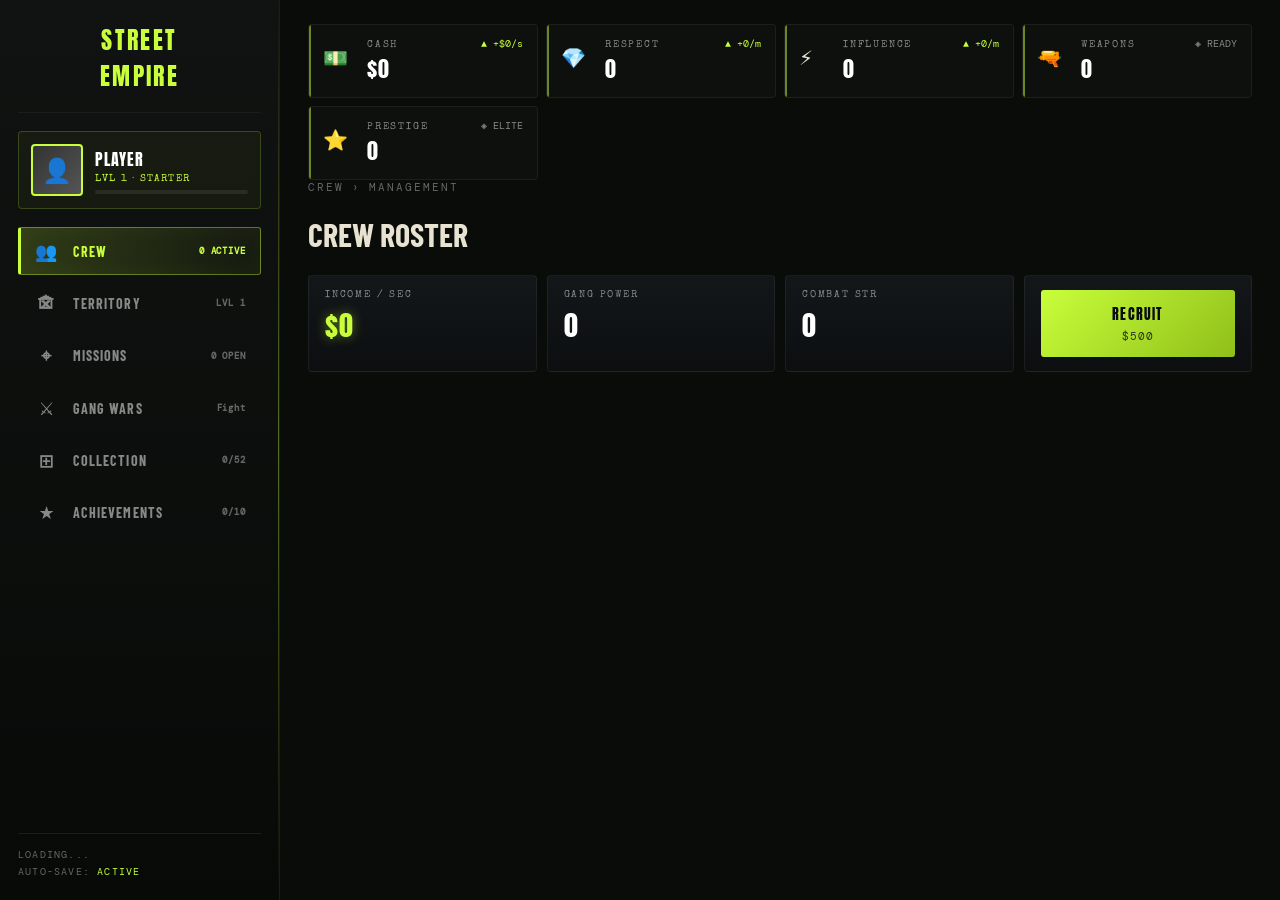
<file: index.html>
<!DOCTYPE html>
<html lang="de">
<head>
    <meta charset="UTF-8">
    <meta name="viewport" content="width=device-width, initial-scale=1.0">
    <title>Street Empire — Gang Management</title>
    <link rel="stylesheet" href="brand.css">
    <link rel="stylesheet" href="v2.css">
    <link rel="stylesheet" href="game-overlay.css">
</head>
<body>
    <!-- GTA V Style Container -->
    <div class="v2-root">
        <!-- Sidebar Navigation -->
        <aside class="v2-sidebar">
            <div class="v2-logo-wrap">
                <div style="font-family: var(--font-display); font-size: 24px; color: var(--se-acid); letter-spacing: 0.1em;">
                    STREET<br>EMPIRE
                </div>
            </div>

            <!-- Player Card -->
            <div class="v2-player-card">
                <div style="width: 48px; height: 48px; background: linear-gradient(135deg, #333 0%, #555 100%); border-radius: 4px; display: flex; align-items: center; justify-content: center; font-size: 1.5em; border: 2px solid var(--se-acid);">
                    👤
                </div>
                <div>
                    <div class="v2-player-name">PLAYER</div>
                    <div class="v2-player-rank">LVL <span id="player-level">1</span> · <span id="territory-status">STARTER</span></div>
                    <div class="v2-mini-xp"><div id="xp-bar" style="width: 0%"></div></div>
                </div>
            </div>

            <!-- Navigation -->
            <nav class="v2-nav">
                <button class="v2-nav-item is-active" data-tab="crew">
                    <span class="v2-nav-icon">👥</span>
                    <span class="v2-nav-label">CREW</span>
                    <span class="v2-nav-note" id="nav-crew-count">0 ACTIVE</span>
                </button>
                <button class="v2-nav-item" data-tab="territory">
                    <span class="v2-nav-icon">🏚</span>
                    <span class="v2-nav-label">TERRITORY</span>
                    <span class="v2-nav-note">LVL <span id="nav-territory-lvl">1</span></span>
                </button>
                <button class="v2-nav-item" data-tab="missions">
                    <span class="v2-nav-icon">⌖</span>
                    <span class="v2-nav-label">MISSIONS</span>
                    <span class="v2-nav-note" id="nav-missions-count">0 OPEN</span>
                </button>
                <button class="v2-nav-item" data-tab="wars">
                    <span class="v2-nav-icon">⚔</span>
                    <span class="v2-nav-label">GANG WARS</span>
                    <span class="v2-nav-note">Fight</span>
                </button>
                <button class="v2-nav-item" data-tab="collection">
                    <span class="v2-nav-icon">⊞</span>
                    <span class="v2-nav-label">COLLECTION</span>
                    <span class="v2-nav-note" id="nav-collection-count">0/52</span>
                </button>
                <button class="v2-nav-item" data-tab="achievements">
                    <span class="v2-nav-icon">★</span>
                    <span class="v2-nav-label">ACHIEVEMENTS</span>
                    <span class="v2-nav-note" id="nav-achievements-count">0/10</span>
                </button>
            </nav>

            <!-- Footer -->
            <div class="v2-sidebar-footer">
                <div class="v2-clock">
                    <div id="game-time">LOADING...</div>
                    <div>AUTO-SAVE: <span style="color: var(--se-acid);">ACTIVE</span></div>
                </div>
            </div>
        </aside>

        <!-- Main Content -->
        <main class="v2-main">
            <!-- Stats Rail -->
            <div class="v2-stats-rail">
                <div class="v2-stat">
                    <div style="width: 32px; height: 32px; font-size: 20px;">💵</div>
                    <div class="v2-stat-body">
                        <div class="v2-stat-row">
                            <span class="v2-stat-label">CASH</span>
                            <span class="v2-stat-trend up">▲ <span id="income-trend">+$0/s</span></span>
                        </div>
                        <div class="v2-stat-val" id="money">$0</div>
                    </div>
                </div>
                <div class="v2-stat">
                    <div style="width: 32px; height: 32px; font-size: 20px;">💎</div>
                    <div class="v2-stat-body">
                        <div class="v2-stat-row">
                            <span class="v2-stat-label">RESPECT</span>
                            <span class="v2-stat-trend up">▲ <span id="respect-trend">+0/m</span></span>
                        </div>
                        <div class="v2-stat-val" id="respect">0</div>
                    </div>
                </div>
                <div class="v2-stat">
                    <div style="width: 32px; height: 32px; font-size: 20px;">⚡</div>
                    <div class="v2-stat-body">
                        <div class="v2-stat-row">
                            <span class="v2-stat-label">INFLUENCE</span>
                            <span class="v2-stat-trend up">▲ <span id="influence-trend">+0/m</span></span>
                        </div>
                        <div class="v2-stat-val" id="influence">0</div>
                    </div>
                </div>
                <div class="v2-stat">
                    <div style="width: 32px; height: 32px; font-size: 20px;">🔫</div>
                    <div class="v2-stat-body">
                        <div class="v2-stat-row">
                            <span class="v2-stat-label">WEAPONS</span>
                            <span class="v2-stat-trend">◈ READY</span>
                        </div>
                        <div class="v2-stat-val" id="weapons">0</div>
                    </div>
                </div>
                <div class="v2-stat">
                    <div style="width: 32px; height: 32px; font-size: 20px;">⭐</div>
                    <div class="v2-stat-body">
                        <div class="v2-stat-row">
                            <span class="v2-stat-label">PRESTIGE</span>
                            <span class="v2-stat-trend">◈ ELITE</span>
                        </div>
                        <div class="v2-stat-val" id="prestige">0</div>
                    </div>
                </div>
            </div>

            <!-- Tab Content Areas -->
            <div class="tab-content active" id="tab-crew">
                <div class="v2-header">
                    <div class="v2-breadcrumb">
                        <span>CREW</span>
                        <span>›</span>
                        <span>MANAGEMENT</span>
                    </div>
                    <h1 class="v2-h1">CREW ROSTER</h1>
                </div>

                <!-- Crew Meta Cards -->
                <div class="v2-crew-meta">
                    <div class="v2-meta-card">
                        <div class="v2-meta-lbl">INCOME / SEC</div>
                        <div class="v2-meta-val acid" id="meta-income">$0</div>
                    </div>
                    <div class="v2-meta-card">
                        <div class="v2-meta-lbl">GANG POWER</div>
                        <div class="v2-meta-val" id="meta-power">0</div>
                    </div>
                    <div class="v2-meta-card">
                        <div class="v2-meta-lbl">COMBAT STR</div>
                        <div class="v2-meta-val" id="meta-combat">0</div>
                    </div>
                    <div class="v2-meta-card">
                        <button class="btn-recruit" id="recruit-btn">
                            <span>RECRUIT</span>
                            <span class="btn-cost" id="recruit-cost">$500</span>
                        </button>
                    </div>
                </div>

                <!-- Positions & Characters will be rendered here -->
                <div id="crew-content"></div>
            </div>

            <div class="tab-content" id="tab-territory">
                <div class="v2-header">
                    <div class="v2-breadcrumb">
                        <span>TERRITORY</span>
                        <span>›</span>
                        <span>CONTROL</span>
                    </div>
                    <h1 class="v2-h1">YOUR EMPIRE</h1>
                </div>
                <div id="territory-content"></div>
            </div>

            <div class="tab-content" id="tab-missions">
                <div class="v2-header">
                    <div class="v2-breadcrumb">
                        <span>MISSIONS</span>
                        <span>›</span>
                        <span>ACTIVE OPS</span>
                    </div>
                    <h1 class="v2-h1">AVAILABLE CONTRACTS</h1>
                </div>
                <div id="missions-content"></div>
            </div>

            <div class="tab-content" id="tab-wars">
                <div class="v2-header">
                    <div class="v2-breadcrumb">
                        <span>GANG WARS</span>
                        <span>›</span>
                        <span>PVE BATTLES</span>
                    </div>
                    <h1 class="v2-h1">RIVAL GANGS</h1>
                </div>
                <div style="padding: 60px; text-align: center; color: #666;">
                    <div style="font-size: 48px; margin-bottom: 20px;">⚔️</div>
                    <div style="font-size: 18px; font-family: var(--font-display);">GANG WARS</div>
                    <div style="margin-top: 10px;">Coming in next update...</div>
                </div>
            </div>

            <div class="tab-content" id="tab-collection">
                <div class="v2-header">
                    <div class="v2-breadcrumb">
                        <span>COLLECTION</span>
                        <span>›</span>
                        <span>CHARACTER CARDS</span>
                    </div>
                    <h1 class="v2-h1">COLLECTION BOOK</h1>
                </div>
                <div id="collection-content"></div>
            </div>

            <div class="tab-content" id="tab-achievements">
                <div class="v2-header">
                    <div class="v2-breadcrumb">
                        <span>ACHIEVEMENTS</span>
                        <span>›</span>
                        <span>UNLOCKED</span>
                    </div>
                    <h1 class="v2-h1">STREET CREDENTIALS</h1>
                </div>
                <div id="achievements-content"></div>
            </div>
        </main>
    </div>

    <!-- Modal -->
    <div id="modal" class="v2-modal">
        <div class="v2-modal-overlay" onclick="closeModal()"></div>
        <div class="v2-modal-content">
            <button class="v2-modal-close" onclick="closeModal()">✕</button>
            <div id="modal-body"></div>
        </div>
    </div>

    <!-- Notifications -->
    <div id="notifications"></div>

    <!-- Modular Game Scripts - Load in order! -->
    <script src="game-core.js"></script>
    <script src="game-ui.js"></script>
    <script src="game-features.js"></script>
    <script src="game-gangwars.js"></script>
</body>
</html>
</file>
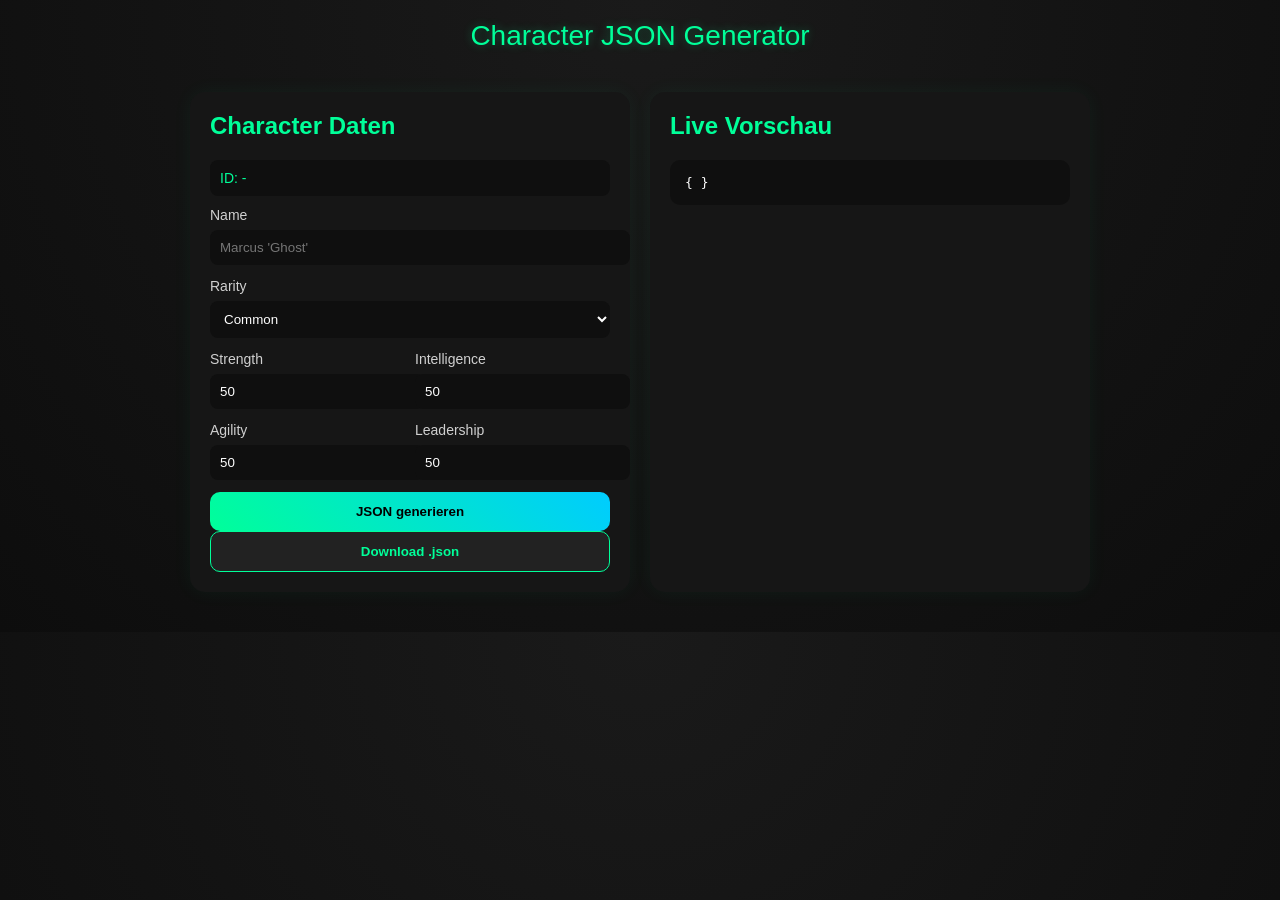
<file: GENERATOR/index.html>
<!DOCTYPE html>
<html lang="de">
<head>
<meta charset="UTF-8">
<title>Character Generator</title>

<style>
    body {
        margin: 0;
        font-family: "Segoe UI", sans-serif;
        background: radial-gradient(circle at top, #1a1a1a, #0d0d0d);
        color: #fff;
    }

    .container {
        max-width: 900px;
        margin: 40px auto;
        display: grid;
        grid-template-columns: 1fr 1fr;
        gap: 20px;
    }

    .card {
        background: #161616;
        border-radius: 15px;
        padding: 20px;
        box-shadow: 0 0 20px rgba(0,255,150,0.05);
    }

    h2 {
        margin-top: 0;
        color: #00ff99;
    }

    label {
        font-size: 14px;
        opacity: 0.8;
    }

    input, select {
        width: 100%;
        padding: 10px;
        margin: 6px 0 12px 0;
        border-radius: 8px;
        border: none;
        background: #0f0f0f;
        color: #fff;
        outline: none;
        transition: 0.2s;
    }

    input:focus, select:focus {
        box-shadow: 0 0 10px rgba(0,255,150,0.3);
    }

    .row {
        display: grid;
        grid-template-columns: 1fr 1fr;
        gap: 10px;
    }

    .btn {
        width: 100%;
        padding: 12px;
        border-radius: 10px;
        border: none;
        cursor: pointer;
        font-weight: bold;
        transition: 0.2s;
    }

    .generate {
        background: linear-gradient(45deg, #00ff99, #00ccff);
        color: #000;
    }

    .download {
        background: #222;
        color: #00ff99;
        border: 1px solid #00ff99;
    }

    .btn:hover {
        transform: translateY(-2px);
        box-shadow: 0 5px 15px rgba(0,255,150,0.2);
    }

    .preview {
        background: #0f0f0f;
        border-radius: 10px;
        padding: 15px;
        font-family: monospace;
        font-size: 13px;
        overflow-x: auto;
    }

    .id-box {
        background: #0f0f0f;
        padding: 10px;
        border-radius: 8px;
        margin-bottom: 10px;
        font-size: 14px;
        color: #00ff99;
    }

    .title {
        text-align: center;
        margin-top: 20px;
        font-size: 28px;
        color: #00ff99;
        text-shadow: 0 0 10px rgba(0,255,150,0.3);
    }
</style>
</head>

<body>

<div class="title">Character JSON Generator</div>

<div class="container">

    <!-- LEFT: FORM -->
    <div class="card">
        <h2>Character Daten</h2>

        <div class="id-box">
            ID: <span id="liveID">-</span>
        </div>

        <label>Name</label>
        <input type="text" id="name" placeholder="Marcus 'Ghost'" oninput="updateID()">

        <label>Rarity</label>
        <select id="rarity">
            <option value="common">Common</option>
            <option value="rare">Rare</option>
            <option value="epic">Epic</option>
            <option value="legendary">Legendary</option>
        </select>

        <div class="row">
            <div>
                <label>Strength</label>
                <input type="number" id="strength" value="50">
            </div>
            <div>
                <label>Intelligence</label>
                <input type="number" id="intelligence" value="50">
            </div>
        </div>

        <div class="row">
            <div>
                <label>Agility</label>
                <input type="number" id="agility" value="50">
            </div>
            <div>
                <label>Leadership</label>
                <input type="number" id="leadership" value="50">
            </div>
        </div>

        <button class="btn generate" onclick="generateJSON()">JSON generieren</button>
        <button class="btn download" onclick="downloadJSON()">Download .json</button>
    </div>

    <!-- RIGHT: PREVIEW -->
    <div class="card">
        <h2>Live Vorschau</h2>
        <div class="preview" id="output">{ }</div>
    </div>

</div>

<script>
let currentJSON = {};

function generateID(name) {
    let hash = 0;
    for (let i = 0; i < name.length; i++) {
        hash = name.charCodeAt(i) + ((hash << 5) - hash);
    }
    return Math.abs(hash % 100000);
}

function generateImage(name) {
    return name.toLowerCase().replace(/[^a-z0-9]/g, "_") + ".png";
}

function updateID() {
    const name = document.getElementById("name").value;
    document.getElementById("liveID").textContent = name ? generateID(name) : "-";
}

function generateJSON() {
    const name = document.getElementById("name").value;

    if (!name) {
        alert("Name fehlt!");
        return;
    }

    const data = {
        id: generateID(name),
        name: name,
        rarity: document.getElementById("rarity").value,
        image: generateImage(name),
        strength: +document.getElementById("strength").value,
        intelligence: +document.getElementById("intelligence").value,
        agility: +document.getElementById("agility").value,
        leadership: +document.getElementById("leadership").value
    };

    currentJSON = data;

    document.getElementById("output").textContent =
        JSON.stringify(data, null, 2);
}

function downloadJSON() {
    if (!currentJSON.name) {
        alert("Erst generieren!");
        return;
    }

    const blob = new Blob(
        [JSON.stringify(currentJSON, null, 2)],
        { type: "application/json" }
    );

    const a = document.createElement("a");
    a.href = URL.createObjectURL(blob);
    a.download = currentJSON.image.replace(".png", ".json");
    a.click();
}
</script>

</body>
</html>
</file>
<file: brand.css>
/* STREET EMPIRE — GTA-V inspired brand kit
   Gritty street, graffiti, gold-on-black mafia accents */

@import url('https://fonts.googleapis.com/css2?family=Bebas+Neue&family=Anton&family=Special+Elite&family=Rubik+Mono+One&family=Permanent+Marker&family=Archivo+Black&family=DM+Mono:wght@400;500&family=Barlow+Condensed:wght@400;600;700;800;900&display=swap');

:root {
  /* Core palette — gritty street */
  --se-black: #0b0b0c;
  --se-asphalt: #15161a;
  --se-concrete: #1f2126;
  --se-fog: #2a2d34;
  --se-paper: #d9d3c1;       /* dirty paper / dossier */
  --se-bone: #e8e2d0;

  /* Accents */
  --se-gold: #e8b948;        /* mafia gold */
  --se-gold-deep: #b78a1f;
  --se-acid: #c8ff3a;        /* spray paint acid */
  --se-acid-deep: #8fbf1a;
  --se-blood: #d23a2c;       /* warning / blood */
  --se-blood-deep: #8f1f17;
  --se-cyan: #34d6e8;        /* neon sign */
  --se-purple: #8b3ad6;      /* boss / legendary */

  /* Rarity */
  --se-r-common:    #8a8478;
  --se-r-uncommon:  #c8ff3a;
  --se-r-rare:      #34d6e8;
  --se-r-epic:      #b15bff;
  --se-r-legendary: #e8b948;

  /* Type */
  --font-display: 'Anton', 'Bebas Neue', sans-serif;
  --font-graffiti: 'Permanent Marker', cursive;
  --font-stencil: 'Special Elite', 'Courier New', monospace;
  --font-ui: 'Barlow Condensed', 'Inter', system-ui, sans-serif;
  --font-mono: 'DM Mono', 'Courier New', monospace;
  --font-blocky: 'Archivo Black', sans-serif;
}

/* Reusable noise/grain (data-uri SVG) */
.se-grain::before {
  content: '';
  position: absolute; inset: 0;
  pointer-events: none;
  opacity: 0.18;
  mix-blend-mode: overlay;
  background-image: url("data:image/svg+xml;utf8,<svg xmlns='http://www.w3.org/2000/svg' width='200' height='200'><filter id='n'><feTurbulence type='fractalNoise' baseFrequency='0.9' numOctaves='2' stitchTiles='stitch'/><feColorMatrix values='0 0 0 0 0  0 0 0 0 0  0 0 0 0 0  0 0 0 0.6 0'/></filter><rect width='100%25' height='100%25' filter='url(%23n)'/></svg>");
}

/* Concrete / asphalt textures */
.se-concrete-bg {
  background:
    radial-gradient(ellipse at 20% 10%, rgba(255,255,255,0.04), transparent 50%),
    radial-gradient(ellipse at 80% 90%, rgba(232,185,72,0.06), transparent 60%),
    linear-gradient(180deg, #16171b 0%, #0c0d10 100%);
}

.se-paper-bg {
  background:
    radial-gradient(ellipse at 50% 0%, rgba(255,240,200,0.08), transparent 50%),
    repeating-linear-gradient(0deg, rgba(0,0,0,0.02) 0 1px, transparent 1px 3px),
    linear-gradient(180deg, #d9d3c1 0%, #c4bda8 100%);
  color: #1a1815;
}

/* Spray-stencil text */
.se-stencil {
  font-family: var(--font-display);
  letter-spacing: 0.04em;
  text-transform: uppercase;
}

/* Police-tape / hazard stripes */
.se-tape {
  background: repeating-linear-gradient(
    -45deg,
    var(--se-gold) 0 18px,
    #0b0b0c 18px 36px
  );
}
.se-tape-blood {
  background: repeating-linear-gradient(
    -45deg,
    var(--se-blood) 0 14px,
    #0b0b0c 14px 28px
  );
}

/* Brushed-stamp utility */
.se-stamp {
  font-family: var(--font-graffiti);
  color: var(--se-blood);
  text-transform: uppercase;
  border: 3px solid var(--se-blood);
  padding: 4px 10px;
  display: inline-block;
  transform: rotate(-6deg);
  letter-spacing: 0.08em;
  opacity: 0.85;
}
</file>
<file: v2.css>
/* VARIANT 2 — "iFruit Pause Menu" styles
   Sidebar nav layout, monochrome dark with acid-green accent. */

.v2-root {
  display: grid;
  grid-template-columns: 280px 1fr;
  min-height: 900px;
  background: #0a0c0a;
  font-family: var(--font-ui);
  color: #e8e2d0;
  position: relative;
  overflow: hidden;
}
.v2-root::before {
  content: '';
  position: absolute; inset: 0; pointer-events: none;
  background-image: url("data:image/svg+xml;utf8,<svg xmlns='http://www.w3.org/2000/svg' width='200' height='200'><filter id='n'><feTurbulence type='fractalNoise' baseFrequency='1.0' numOctaves='2' stitchTiles='stitch'/><feColorMatrix values='0 0 0 0 0 0 0 0 0 0 0 0 0 0 0 0 0 0 0.5 0'/></filter><rect width='100%25' height='100%25' filter='url(%23n)'/></svg>");
  opacity: 0.07;
  mix-blend-mode: overlay;
  z-index: 0;
}
.v2-root > * { position: relative; z-index: 1; }

/* SIDEBAR */
.v2-sidebar {
  background: linear-gradient(180deg, #111312 0%, #080a08 100%);
  border-right: 1px solid #1a1d1a;
  padding: 22px 18px;
  display: flex; flex-direction: column;
  position: relative;
}
.v2-sidebar::after {
  content: '';
  position: absolute; right: 0; top: 0; bottom: 0; width: 1px;
  background: linear-gradient(180deg, transparent 0%, var(--se-acid) 50%, transparent 100%);
  opacity: 0.4;
}

.v2-logo-wrap { padding-bottom: 18px; border-bottom: 1px solid #1a1d1a; margin-bottom: 18px; text-align: center; }

.v2-player-card {
  display: grid; grid-template-columns: auto 1fr;
  gap: 12px; align-items: center;
  background: rgba(200,255,58,0.04);
  border: 1px solid rgba(200,255,58,0.2);
  padding: 12px;
  border-radius: 4px;
  margin-bottom: 18px;
}
.v2-player-name { font-family: var(--font-display); font-size: 16px; color: #fff; letter-spacing: 0.05em; }
.v2-player-rank { font-family: var(--font-stencil); font-size: 10px; color: var(--se-acid); letter-spacing: 0.12em; margin: 3px 0 6px; }
.v2-mini-xp { height: 4px; background: rgba(255,255,255,0.08); border-radius: 2px; overflow: hidden; }
.v2-mini-xp > div { height: 100%; background: var(--se-acid); box-shadow: 0 0 8px var(--se-acid); }

.v2-nav { display: flex; flex-direction: column; gap: 4px; flex: 1; }
.v2-nav-item {
  display: grid; grid-template-columns: 28px 1fr auto;
  gap: 12px; align-items: center;
  background: transparent;
  border: 1px solid transparent;
  color: #888;
  padding: 12px 14px;
  font-family: var(--font-ui);
  font-weight: 700;
  letter-spacing: 0.08em;
  cursor: pointer;
  border-radius: 3px;
  transition: all 0.15s ease;
  text-align: left;
}
.v2-nav-item:hover { background: rgba(200,255,58,0.05); color: #fff; }
.v2-nav-item.is-active {
  background: linear-gradient(90deg, rgba(200,255,58,0.18) 0%, rgba(200,255,58,0.04) 100%);
  border-color: rgba(200,255,58,0.4);
  color: #fff;
  border-left: 3px solid var(--se-acid);
  padding-left: 12px;
  box-shadow: inset 0 0 24px rgba(200,255,58,0.05);
}
.v2-nav-icon { font-size: 18px; text-align: center; }
.v2-nav-item.is-active .v2-nav-label { color: var(--se-acid); }
.v2-nav-label { font-size: 14px; }
.v2-nav-note { font-family: var(--font-mono); font-size: 9px; color: #666; letter-spacing: 0.1em; }
.v2-nav-item.is-active .v2-nav-note { color: var(--se-acid); }

.v2-sidebar-footer { padding-top: 14px; border-top: 1px solid #1a1d1a; }
.v2-clock {
  font-family: var(--font-mono);
  font-size: 10px;
  color: #666;
  letter-spacing: 0.12em;
  display: flex; flex-direction: column; gap: 4px;
}

/* MAIN */
.v2-main { padding: 24px 28px; overflow: auto; }
.v2-header { margin-bottom: 22px; }
.v2-breadcrumb {
  display: flex; gap: 8px; align-items: center;
  font-family: var(--font-mono);
  font-size: 11px;
  letter-spacing: 0.18em;
  color: #666;
  margin-bottom: 14px;
}
.v2-breadcrumb .acid { color: var(--se-acid); }

/* STATS RAIL */
.v2-stats-rail {
  display: grid;
  grid-template-columns: repeat(auto-fit, minmax(200px, 1fr));
  gap: 8px;
}
.v2-stat {
  display: grid; grid-template-columns: auto 1fr;
  gap: 12px; align-items: center;
  background: rgba(255,255,255,0.02);
  border: 1px solid rgba(255,255,255,0.06);
  padding: 12px 14px;
  border-radius: 4px;
  position: relative;
  overflow: hidden;
}
.v2-stat::before {
  content: ''; position: absolute; left: 0; top: 0; bottom: 0; width: 2px;
  background: var(--se-acid);
  opacity: 0.5;
}
.v2-stat-row { display: flex; justify-content: space-between; align-items: baseline; }
.v2-stat-label { font-family: var(--font-stencil); font-size: 10px; color: #888; letter-spacing: 0.18em; }
.v2-stat-trend { font-family: var(--font-mono); font-size: 10px; color: #888; }
.v2-stat-trend.up { color: var(--se-acid); }
.v2-stat-val { font-family: var(--font-display); font-size: 22px; color: #fff; letter-spacing: 0.04em; margin-top: 2px; }

/* SECTION */
.v2-section { margin-bottom: 18px; }
.v2-section-head { display: flex; align-items: baseline; gap: 16px; margin-bottom: 14px; padding-bottom: 12px; border-bottom: 1px solid rgba(200,255,58,0.2); }
.v2-section-head h3 { font-family: var(--font-display); font-size: 24px; letter-spacing: 0.08em; color: var(--se-acid); }
.v2-section-head span { font-family: var(--font-stencil); font-size: 11px; color: #666; letter-spacing: 0.15em; }
.v2-section-sub {
  font-family: var(--font-stencil); font-size: 11px;
  letter-spacing: 0.18em; color: #888;
  margin: 18px 0 10px;
  border-bottom: 1px dashed rgba(255,255,255,0.1);
  padding-bottom: 6px;
}

/* CREW */
.v2-crew-meta { display: grid; grid-template-columns: repeat(4, 1fr); gap: 10px; margin-bottom: 18px; }
.v2-meta-card {
  background: linear-gradient(180deg, #14171a 0%, #0c0e10 100%);
  border: 1px solid rgba(255,255,255,0.06);
  padding: 14px 16px;
  border-radius: 4px;
}
.v2-meta-lbl { font-family: var(--font-stencil); font-size: 10px; color: #888; letter-spacing: 0.18em; }
.v2-meta-val { font-family: var(--font-display); font-size: 28px; color: #fff; letter-spacing: 0.04em; margin-top: 4px; }
.v2-meta-val.acid { color: var(--se-acid); text-shadow: 0 0 12px rgba(200,255,58,0.4); }

.v2-crew-split { display: grid; grid-template-columns: 1.2fr 1fr; gap: 18px; }
@media (max-width: 1300px) { .v2-crew-split { grid-template-columns: 1fr; } }

.v2-pos-grid { display: flex; flex-direction: column; gap: 6px; max-height: 620px; overflow-y: auto; padding-right: 4px; }
.v2-pos-card {
  display: grid; grid-template-columns: auto 1fr auto;
  gap: 14px; align-items: center;
  background: rgba(255,255,255,0.02);
  border: 1px solid rgba(255,255,255,0.06);
  padding: 10px 14px;
  border-radius: 3px;
  transition: all 0.15s ease;
  cursor: pointer;
}
.v2-pos-card:hover { background: rgba(200,255,58,0.04); border-color: rgba(200,255,58,0.3); }
.v2-pos-card.is-filled { border-left: 3px solid var(--se-acid); }
.v2-pos-card.is-empty { border-left: 3px dashed rgba(255,255,255,0.15); }
.v2-pos-plus {
  width: 48px; height: 48px;
  border: 1.5px dashed rgba(255,255,255,0.2);
  display: grid; place-items: center;
  font-size: 22px; color: rgba(255,255,255,0.3);
  border-radius: 3px;
}
.v2-pos-role { font-family: var(--font-stencil); font-size: 10px; color: #888; letter-spacing: 0.15em; }
.v2-pos-name { font-family: var(--font-display); font-size: 15px; color: #fff; letter-spacing: 0.04em; margin-top: 2px; }
.v2-pos-card.is-empty .v2-pos-name { color: #555; font-style: italic; }
.v2-pos-amt { font-family: var(--font-display); font-size: 18px; color: var(--se-acid); }
.v2-pos-amt small { font-family: var(--font-mono); font-size: 9px; color: #888; letter-spacing: 0.1em; }

.v2-cta {
  display: flex; justify-content: space-between; align-items: center;
  width: 100%;
  background: linear-gradient(180deg, var(--se-acid) 0%, var(--se-acid-deep) 100%);
  color: #0a0c0a;
  border: none;
  padding: 14px 18px;
  font-family: var(--font-display);
  font-size: 18px;
  letter-spacing: 0.1em;
  cursor: pointer;
  border-radius: 3px;
  margin-bottom: 14px;
  box-shadow: 0 4px 0 #4a6a10, 0 6px 18px rgba(200,255,58,0.25);
  transition: all 0.12s ease;
}
.v2-cta:hover { transform: translateY(-2px); box-shadow: 0 6px 0 #4a6a10, 0 8px 22px rgba(200,255,58,0.4); }
.v2-cta:active { transform: translateY(2px); box-shadow: 0 2px 0 #4a6a10; }
.v2-cta.blood { background: linear-gradient(180deg, var(--se-blood) 0%, var(--se-blood-deep) 100%); color: #fff; box-shadow: 0 4px 0 #5a1010, 0 6px 18px rgba(210,58,44,0.3); }
.v2-cta-cost { font-family: var(--font-mono); background: rgba(0,0,0,0.25); padding: 3px 10px; border-radius: 2px; }

.v2-rarity-odds { display: grid; grid-template-columns: repeat(5, 1fr); gap: 4px; margin-bottom: 8px; }
.v2-rarity-odds > div {
  background: rgba(0,0,0,0.4);
  padding: 8px 4px;
  text-align: center;
  border-radius: 2px;
  border-bottom: 2px solid currentColor;
}
.v2-rarity-odds b { font-family: var(--font-display); font-size: 16px; display: block; }
.v2-rarity-odds span { font-family: var(--font-stencil); font-size: 8px; color: #888; letter-spacing: 0.1em; display: block; margin-top: 3px; }

.v2-mini-grid { display: grid; grid-template-columns: repeat(auto-fill, minmax(110px, 1fr)); gap: 8px; max-height: 360px; overflow-y: auto; padding-right: 4px; }
.v2-mini-card {
  background: rgba(0,0,0,0.4);
  border: 1px solid var(--rar, #555);
  padding: 10px 6px;
  text-align: center;
  border-radius: 3px;
  transition: transform 0.15s ease;
}
.v2-mini-card:hover { transform: translateY(-3px); }
.v2-mini-card.rarity-common    { --rar: var(--se-r-common); }
.v2-mini-card.rarity-uncommon  { --rar: var(--se-r-uncommon); }
.v2-mini-card.rarity-rare      { --rar: var(--se-r-rare); }
.v2-mini-card.rarity-epic      { --rar: var(--se-r-epic); }
.v2-mini-card.rarity-legendary { --rar: var(--se-r-legendary); box-shadow: 0 0 12px rgba(232,185,72,0.25); }
.v2-mini-card .se-mug, .v2-mini-card > div:first-child { margin: 0 auto; }
.v2-mini-name { font-family: var(--font-display); font-size: 12px; color: #fff; margin-top: 6px; }
.v2-mini-pwr { font-family: var(--font-mono); font-size: 11px; color: var(--se-acid); }

/* --- ROSTER (V1-style cards w/ stat bars) --- */
.v2-roster-tabs {
  display: flex; gap: 0;
  border-top: 1px solid rgba(200,255,58,0.12);
  border-bottom: 1px solid rgba(200,255,58,0.12);
  margin: 14px 0 12px;
}
.v2-roster-tab {
  flex: 1;
  background: transparent; border: 0; padding: 10px 12px;
  font-family: var(--font-stencil); font-size: 11px; letter-spacing: 0.18em;
  color: #777; cursor: pointer;
  display: inline-flex; align-items: center; justify-content: center; gap: 8px;
  border-bottom: 2px solid transparent;
  transition: color 0.15s, border-color 0.15s, background 0.15s;
}
.v2-roster-tab:hover { color: #ddd; background: rgba(255,255,255,0.02); }
.v2-roster-tab.is-active {
  color: var(--se-acid);
  border-bottom-color: var(--se-acid);
  background: rgba(200,255,58,0.04);
}
.v2-roster-tab em {
  font-style: normal; font-family: var(--font-mono); font-size: 10px;
  background: rgba(255,255,255,0.06); padding: 2px 6px; border-radius: 2px;
  color: inherit;
}
.v2-roster-tab.is-active em { background: var(--se-acid); color: #0a0a0a; }

.v2-roster-grid {
  display: grid; grid-template-columns: repeat(auto-fill, minmax(260px, 1fr));
  gap: 10px;
  max-height: 540px; overflow-y: auto; padding-right: 4px;
}

.v2-rcard {
  position: relative;
  background: linear-gradient(180deg, rgba(20,23,26,0.95) 0%, rgba(10,12,14,0.95) 100%);
  border: 1px solid var(--rar, rgba(255,255,255,0.1));
  border-left-width: 3px;
  padding: 12px 12px 12px;
  display: flex; flex-direction: column; gap: 10px;
  transition: transform 0.15s ease, box-shadow 0.15s ease;
}
.v2-rcard:hover { transform: translateY(-2px); box-shadow: 0 6px 18px rgba(0,0,0,0.4); }
.v2-rcard.rarity-common    { --rar: var(--se-r-common); }
.v2-rcard.rarity-uncommon  { --rar: var(--se-r-uncommon); }
.v2-rcard.rarity-rare      { --rar: var(--se-r-rare); }
.v2-rcard.rarity-epic      { --rar: var(--se-r-epic); box-shadow: 0 0 0 1px rgba(160,90,255,0.15) inset; }
.v2-rcard.rarity-legendary { --rar: var(--se-r-legendary); box-shadow: 0 0 14px rgba(232,185,72,0.18); }

.v2-rcard-rarity {
  position: absolute; top: -1px; right: -1px;
  font-family: var(--font-stencil); font-size: 9px; letter-spacing: 0.18em;
  background: var(--rar); color: #0a0a0a;
  padding: 3px 8px;
}
.v2-rcard.is-deployed::before {
  content: ''; position: absolute; inset: 0;
  pointer-events: none;
  background:
    repeating-linear-gradient(45deg,
      transparent 0 14px,
      rgba(200,255,58,0.025) 14px 16px);
}
.v2-rcard-deployed {
  position: absolute; top: 8px; left: 12px;
  font-family: var(--font-mono); font-size: 9px; letter-spacing: 0.16em;
  color: var(--se-acid); text-shadow: 0 0 6px rgba(200,255,58,0.5);
  z-index: 1;
}
.v2-rcard.is-deployed { padding-top: 24px; }

.v2-rcard-head {
  display: grid; grid-template-columns: auto 1fr; gap: 12px; align-items: center;
}
.v2-rcard-id { min-width: 0; }
.v2-rcard-name {
  font-family: var(--font-display); font-size: 14px; color: #fff;
  letter-spacing: 0.04em; line-height: 1.15;
  white-space: nowrap; overflow: hidden; text-overflow: ellipsis;
}
.v2-rcard-role {
  font-family: var(--font-stencil); font-size: 10px;
  color: var(--rar); letter-spacing: 0.16em; margin-top: 3px;
}
.v2-rcard-power {
  display: inline-flex; align-items: center; gap: 6px; margin-top: 6px;
  font-family: var(--font-mono); font-size: 11px; color: #ccc;
}
.v2-rcard-power b { color: var(--se-acid); font-size: 13px; font-family: var(--font-display); }
.v2-rcard-power span { font-size: 8px; letter-spacing: 0.2em; color: #666; }

.v2-rcard-stats {
  display: grid; grid-template-columns: 1fr 1fr; gap: 8px 14px;
  padding-top: 10px;
  border-top: 1px dashed rgba(255,255,255,0.08);
}

.v2-statbar { display: flex; flex-direction: column; gap: 3px; min-width: 0; }
.v2-statbar-row { display: flex; justify-content: space-between; align-items: baseline; }
.v2-statbar-lbl {
  font-family: var(--font-stencil); font-size: 9px; letter-spacing: 0.14em;
  color: #888;
}
.v2-statbar-val {
  font-family: var(--font-mono); font-size: 12px; font-weight: 700;
  letter-spacing: 0.04em;
}
.v2-statbar-track {
  position: relative;
  height: 5px;
  background: rgba(255,255,255,0.06);
  border-radius: 1px;
  overflow: hidden;
}
.v2-statbar-fill {
  height: 100%;
  border-radius: 1px;
  transition: width 0.4s ease;
}
.v2-statbar-tick {
  position: absolute; top: 0; bottom: 0; width: 1px;
  background: rgba(0,0,0,0.7);
  transform: translateX(-50%);
}

/* TERRITORY */
.v2-turf-layout { display: grid; grid-template-columns: 1fr 320px; gap: 16px; }
@media (max-width: 1100px) { .v2-turf-layout { grid-template-columns: 1fr; } }
.v2-turf-map {
  height: 400px;
  background: #0a0c0a;
  border: 1px solid rgba(200,255,58,0.3);
  border-radius: 4px; overflow: hidden;
}
.v2-turf-side { display: flex; flex-direction: column; gap: 12px; }
.v2-turf-stat-card {
  background: rgba(200,255,58,0.05);
  border: 1px solid rgba(200,255,58,0.3);
  padding: 18px;
  border-radius: 4px;
  text-align: center;
}
.v2-turf-level { font-family: var(--font-display); font-size: 36px; color: var(--se-acid); letter-spacing: 0.04em; text-shadow: 0 0 18px rgba(200,255,58,0.4); }
.v2-turf-desc { font-family: var(--font-stencil); font-size: 12px; color: #ccc; letter-spacing: 0.12em; margin: 4px 0 14px; }
.v2-turf-progress-bar { height: 6px; background: rgba(0,0,0,0.5); border-radius: 3px; overflow: hidden; }
.v2-turf-progress-bar > div { height: 100%; background: linear-gradient(90deg, var(--se-acid) 0%, var(--se-gold) 100%); }
.v2-turf-progress-lbl { font-family: var(--font-mono); font-size: 10px; color: #888; letter-spacing: 0.1em; margin-top: 6px; }

.v2-turf-bonuses { display: flex; flex-direction: column; gap: 4px; }
.v2-tb {
  display: flex; justify-content: space-between; align-items: center;
  padding: 12px 14px;
  background: rgba(255,255,255,0.02);
  border: 1px solid rgba(255,255,255,0.06);
  border-radius: 3px;
}
.v2-tb span { font-family: var(--font-stencil); font-size: 11px; color: #888; letter-spacing: 0.15em; }
.v2-tb b { font-family: var(--font-display); font-size: 18px; color: var(--se-acid); letter-spacing: 0.04em; }

/* MISSIONS */
.v2-missions { display: flex; flex-direction: column; gap: 8px; }
.v2-mission {
  display: grid; grid-template-columns: 100px 1fr auto;
  gap: 16px; align-items: center;
  background: rgba(255,255,255,0.02);
  border: 1px solid rgba(255,255,255,0.06);
  padding: 16px;
  border-radius: 3px;
  position: relative;
  transition: all 0.15s ease;
}
.v2-mission:hover { background: rgba(200,255,58,0.04); border-color: rgba(200,255,58,0.3); }
.v2-mission.diff-easy   { border-left: 3px solid var(--se-acid); }
.v2-mission.diff-medium { border-left: 3px solid var(--se-gold); }
.v2-mission.diff-hard   { border-left: 3px solid var(--se-blood); }
.v2-mission-side { text-align: center; }
.v2-mission-diff-tag {
  display: inline-block;
  font-family: var(--font-blocky);
  font-size: 10px;
  letter-spacing: 0.18em;
  padding: 4px 10px;
  background: rgba(0,0,0,0.5);
  border: 1px solid currentColor;
  margin-bottom: 8px;
}
.v2-mission.diff-easy   .v2-mission-diff-tag { color: var(--se-acid); }
.v2-mission.diff-medium .v2-mission-diff-tag { color: var(--se-gold); }
.v2-mission.diff-hard   .v2-mission-diff-tag { color: var(--se-blood); }
.v2-mission-timer { font-family: var(--font-mono); font-size: 11px; color: #888; letter-spacing: 0.1em; }
.v2-mission-body h4 { font-family: var(--font-display); font-size: 20px; color: #fff; letter-spacing: 0.04em; margin-bottom: 4px; }
.v2-mission-body p { font-size: 12px; color: #aaa; margin-bottom: 8px; line-height: 1.4; }
.v2-mission-req { font-family: var(--font-mono); font-size: 10px; color: #888; letter-spacing: 0.05em; margin-bottom: 8px; }
.v2-mission-rewards { display: flex; gap: 6px; flex-wrap: wrap; }
.v2-pill {
  font-family: var(--font-blocky);
  font-size: 10px;
  letter-spacing: 0.1em;
  background: rgba(200,255,58,0.1);
  border: 1px solid rgba(200,255,58,0.4);
  color: var(--se-acid);
  padding: 4px 8px;
  border-radius: 2px;
}
.v2-pill.blood { background: rgba(210,58,44,0.1); border-color: rgba(210,58,44,0.4); color: var(--se-blood); }
.v2-mission-go {
  display: flex; flex-direction: column; align-items: center; gap: 4px;
  background: rgba(200,255,58,0.1);
  border: 1px solid var(--se-acid);
  color: var(--se-acid);
  padding: 14px 18px;
  font-family: var(--font-display);
  font-size: 16px;
  letter-spacing: 0.1em;
  cursor: pointer;
  border-radius: 3px;
  transition: all 0.15s ease;
}
.v2-mission-go:hover { background: var(--se-acid); color: #0a0c0a; }

/* WARS */
.v2-wars-meta { display: grid; grid-template-columns: repeat(4, 1fr); gap: 10px; margin-bottom: 18px; }
.v2-wm {
  background: rgba(210,58,44,0.06);
  border: 1px solid rgba(210,58,44,0.3);
  padding: 14px;
  border-radius: 4px;
}
.v2-wm span { font-family: var(--font-stencil); font-size: 10px; color: #888; letter-spacing: 0.18em; display: block; }
.v2-wm b { font-family: var(--font-display); font-size: 24px; color: #fff; letter-spacing: 0.04em; display: block; margin-top: 4px; }
.v2-wm b.acid { color: var(--se-acid); }
.v2-wm b.blood { color: var(--se-blood); }

.v2-wars { display: grid; grid-template-columns: repeat(auto-fill, minmax(320px, 1fr)); gap: 14px; }
.v2-enemy {
  background: rgba(255,255,255,0.02);
  border: 1px solid rgba(255,255,255,0.06);
  padding: 18px;
  border-radius: 4px;
  position: relative;
  overflow: hidden;
}
.v2-enemy.tier-easy   { border-left: 3px solid var(--se-acid); }
.v2-enemy.tier-medium { border-left: 3px solid var(--se-gold); }
.v2-enemy.tier-hard   { border-left: 3px solid var(--se-blood); }
.v2-enemy.tier-boss   { border-left: 3px solid var(--se-purple); box-shadow: 0 0 20px rgba(177,91,255,0.15); }
.v2-enemy-tier-strip {
  position: absolute; top: 14px; right: -28px;
  transform: rotate(45deg);
  background: var(--se-blood);
  font-family: var(--font-blocky);
  font-size: 9px;
  letter-spacing: 0.18em;
  color: #fff;
  padding: 3px 30px;
}
.v2-enemy.tier-easy .v2-enemy-tier-strip   { background: var(--se-acid); color: #0a0c0a; }
.v2-enemy.tier-medium .v2-enemy-tier-strip { background: var(--se-gold); color: #0a0c0a; }
.v2-enemy.tier-boss .v2-enemy-tier-strip   { background: var(--se-purple); }
.v2-enemy h4 { font-family: var(--font-display); font-size: 22px; color: #fff; letter-spacing: 0.04em; margin-bottom: 4px; padding-right: 70px; }
.v2-enemy p { font-size: 12px; color: #aaa; margin-bottom: 14px; }
.v2-vs {
  display: grid; grid-template-columns: 1fr auto 1fr;
  gap: 12px; align-items: center;
  margin-bottom: 12px;
  padding: 12px;
  background: rgba(0,0,0,0.4);
  border-radius: 3px;
}
.v2-vs-side { text-align: center; }
.v2-vs-side span { font-family: var(--font-stencil); font-size: 10px; color: #888; letter-spacing: 0.15em; display: block; }
.v2-vs-side b { font-family: var(--font-display); font-size: 22px; color: #fff; display: block; margin-top: 2px; }
.v2-vs-mid { font-family: var(--font-display); font-size: 18px; color: var(--se-blood); letter-spacing: 0.08em; }
.v2-odds { margin-bottom: 12px; }
.v2-odds-bar { height: 8px; background: rgba(0,0,0,0.5); border-radius: 4px; overflow: hidden; }
.v2-odds-bar > div { height: 100%; background: linear-gradient(90deg, var(--se-blood) 0%, var(--se-gold) 50%, var(--se-acid) 100%); }
.v2-odds-lbl { font-family: var(--font-mono); font-size: 10px; color: #888; letter-spacing: 0.1em; margin-top: 4px; }
.v2-odds-lbl em { font-style: normal; color: var(--se-acid); font-weight: 700; }
.v2-enemy-rewards { display: flex; gap: 6px; flex-wrap: wrap; margin-bottom: 12px; }

/* COLLECTION */
.v2-coll-filters { display: flex; gap: 6px; flex-wrap: wrap; margin-bottom: 16px; }
.v2-filter {
  background: rgba(255,255,255,0.02);
  border: 1px solid rgba(255,255,255,0.1);
  color: #aaa;
  padding: 8px 16px;
  font-family: var(--font-stencil);
  font-size: 11px;
  letter-spacing: 0.18em;
  cursor: pointer;
  border-radius: 2px;
  transition: all 0.15s ease;
}
.v2-filter:hover { border-color: var(--se-acid); color: #fff; }
.v2-filter.is-active { background: var(--se-acid); border-color: var(--se-acid); color: #0a0c0a; }

.v2-coll { display: grid; grid-template-columns: repeat(auto-fill, minmax(220px, 1fr)); gap: 14px; }
.v2-coll-card {
  background: linear-gradient(180deg, #14171a 0%, #0a0c0a 100%);
  border: 1px solid var(--rar, #555);
  padding: 16px;
  text-align: center;
  border-radius: 4px;
  position: relative;
  transition: transform 0.15s ease;
  cursor: pointer;
}
.v2-coll-card:hover { transform: translateY(-4px); box-shadow: 0 8px 24px rgba(0,0,0,0.5); }
.v2-coll-card.rarity-common    { --rar: var(--se-r-common); }
.v2-coll-card.rarity-uncommon  { --rar: var(--se-r-uncommon); }
.v2-coll-card.rarity-rare      { --rar: var(--se-r-rare); }
.v2-coll-card.rarity-epic      { --rar: var(--se-r-epic); }
.v2-coll-card.rarity-legendary { --rar: var(--se-r-legendary); box-shadow: 0 0 20px rgba(232,185,72,0.2); }
.v2-coll-card .se-mug, .v2-coll-card > div:nth-child(2) { margin: 4px auto 12px; }
.v2-coll-rar {
  position: absolute; top: 10px; right: 10px;
  font-family: var(--font-blocky);
  font-size: 8px;
  letter-spacing: 0.15em;
  background: var(--rar);
  color: #0a0c0a;
  padding: 3px 7px;
  border-radius: 2px;
}
.v2-coll-card h4 { font-family: var(--font-display); font-size: 17px; color: #fff; letter-spacing: 0.04em; }
.v2-coll-role { font-family: var(--font-stencil); font-size: 10px; color: #888; letter-spacing: 0.15em; margin: 4px 0 12px; }
.v2-coll-bars { display: flex; flex-direction: column; gap: 6px; text-align: left; }
.v2-coll-bars > div { display: grid; grid-template-columns: 70px 1fr; gap: 8px; align-items: center; }
.v2-coll-bars span { font-family: var(--font-stencil); font-size: 9px; color: #888; letter-spacing: 0.12em; }
.v2-bar { height: 5px; background: rgba(0,0,0,0.5); border-radius: 2px; overflow: hidden; }
.v2-bar > div { height: 100%; background: var(--se-acid); }

/* ACHIEVEMENTS */
.v2-ach { display: grid; grid-template-columns: repeat(auto-fill, minmax(340px, 1fr)); gap: 12px; }
.v2-ach-card {
  display: grid; grid-template-columns: 60px 1fr;
  gap: 14px;
  background: rgba(255,255,255,0.02);
  border: 1px solid rgba(255,255,255,0.06);
  padding: 14px;
  border-radius: 3px;
  position: relative;
}
.v2-ach-card.is-unlocked { border-color: var(--se-acid); background: rgba(200,255,58,0.05); }
.v2-ach-icon {
  font-size: 36px; display: grid; place-items: center;
  background: rgba(0,0,0,0.4);
  border-radius: 3px;
  filter: grayscale(0.7);
}
.v2-ach-card.is-unlocked .v2-ach-icon { filter: none; box-shadow: 0 0 14px rgba(200,255,58,0.3); }
.v2-ach-card h4 { font-family: var(--font-display); font-size: 17px; color: #fff; letter-spacing: 0.04em; }
.v2-ach-card p { font-size: 11px; color: #aaa; margin: 3px 0 8px; line-height: 1.4; }
.v2-ach-bottom { display: grid; grid-template-columns: 1fr auto; gap: 10px; align-items: center; }
.v2-ach-bottom span { font-family: var(--font-mono); font-size: 10px; color: var(--se-acid); letter-spacing: 0.05em; }
.v2-ach-stamp {
  position: absolute; top: 8px; right: 8px;
  font-family: var(--font-graffiti);
  font-size: 14px;
  color: var(--se-blood);
  border: 2px solid var(--se-blood);
  padding: 2px 8px;
  transform: rotate(-6deg);
  letter-spacing: 0.05em;
  opacity: 0.85;
}

/* Custom scrollbars */
.v2-pos-grid::-webkit-scrollbar,
.v2-mini-grid::-webkit-scrollbar,
.v2-roster-grid::-webkit-scrollbar { width: 5px; }
.v2-pos-grid::-webkit-scrollbar-thumb,
.v2-mini-grid::-webkit-scrollbar-thumb,
.v2-roster-grid::-webkit-scrollbar-thumb { background: var(--se-acid); border-radius: 3px; }
</file>
<file: game-overlay.css>
/* GAME OVERLAY STYLES - Integration mit V2 Design */

/* Base */
body {
    margin: 0;
    padding: 0;
    background: #050607;
    font-family: var(--font-ui);
    overflow: hidden;
}

/* Tab Content */
.tab-content {
    display: none;
}

.tab-content.active {
    display: block;
    animation: fadeInContent 0.3s ease;
}

@keyframes fadeInContent {
    from { opacity: 0; transform: translateY(10px); }
    to { opacity: 1; transform: translateY(0); }
}

/* Recruit Button in Meta */
.btn-recruit {
    width: 100%;
    background: linear-gradient(135deg, var(--se-acid) 0%, var(--se-acid-deep) 100%);
    border: none;
    color: #0a0c0e;
    font-family: var(--font-display);
    font-size: 14px;
    letter-spacing: 0.08em;
    padding: 14px;
    cursor: pointer;
    border-radius: 3px;
    transition: all 0.2s ease;
    display: flex;
    flex-direction: column;
    gap: 4px;
    align-items: center;
}

.btn-recruit:hover {
    transform: translateY(-2px);
    box-shadow: 0 6px 20px rgba(200, 255, 58, 0.4);
}

.btn-recruit:disabled {
    opacity: 0.4;
    cursor: not-allowed;
    transform: none;
}

.btn-cost {
    font-family: var(--font-mono);
    font-size: 11px;
    opacity: 0.8;
}

/* Positions Grid */
.positions-grid {
    display: grid;
    grid-template-columns: repeat(auto-fill, minmax(320px, 1fr));
    gap: 16px;
    margin-top: 24px;
}

.position-card {
    background: rgba(200, 255, 58, 0.03);
    border: 1px solid rgba(200, 255, 58, 0.15);
    border-left: 3px solid #444;
    padding: 18px;
    border-radius: 4px;
    cursor: pointer;
    transition: all 0.2s ease;
}

.position-card:hover {
    background: rgba(200, 255, 58, 0.08);
    border-left-color: var(--se-acid);
    transform: translateX(4px);
}

.position-card.filled {
    border-left-color: var(--se-acid);
    background: rgba(200, 255, 58, 0.06);
}

.position-name {
    font-family: var(--font-display);
    font-size: 16px;
    color: #fff;
    margin-bottom: 6px;
    letter-spacing: 0.05em;
}

.position-bonus {
    font-family: var(--font-mono);
    font-size: 11px;
    color: var(--se-acid);
    margin-bottom: 12px;
    letter-spacing: 0.08em;
}

.assigned-char {
    display: flex;
    gap: 12px;
    align-items: center;
    background: rgba(0, 0, 0, 0.3);
    padding: 10px;
    border-radius: 3px;
}

.char-avatar {
    width: 48px;
    height: 48px;
    border-radius: 4px;
    background: linear-gradient(135deg, #333 0%, #555 100%);
    display: flex;
    align-items: center;
    justify-content: center;
    font-size: 1.5em;
    border: 2px solid;
    transition: transform 0.2s ease;
}

.char-avatar:hover {
    transform: scale(1.1);
}

.char-info {
    flex: 1;
}

.char-name {
    font-family: var(--font-ui);
    font-weight: 700;
    font-size: 14px;
    color: #fff;
    margin-bottom: 3px;
}

.char-stat {
    font-family: var(--font-mono);
    font-size: 11px;
    color: var(--se-acid);
}

/* Rarity Colors */
.rarity-common { border-color: var(--se-r-common); }
.rarity-uncommon { border-color: var(--se-r-uncommon); box-shadow: 0 0 8px rgba(200, 255, 58, 0.3); }
.rarity-rare { border-color: var(--se-r-rare); box-shadow: 0 0 8px rgba(52, 214, 232, 0.3); }
.rarity-epic { border-color: var(--se-r-epic); box-shadow: 0 0 8px rgba(177, 91, 255, 0.3); }
.rarity-legendary { 
    border-color: var(--se-r-legendary); 
    box-shadow: 0 0 12px rgba(232, 185, 72, 0.5);
    animation: legendaryGlow 2s ease-in-out infinite;
}

@keyframes legendaryGlow {
    0%, 100% { box-shadow: 0 0 12px rgba(232, 185, 72, 0.5); }
    50% { box-shadow: 0 0 20px rgba(232, 185, 72, 0.8); }
}

/* Character Cards */
.char-card-small {
    background: rgba(0, 0, 0, 0.4);
    border: 2px solid rgba(255, 255, 255, 0.1);
    border-radius: 4px;
    padding: 12px;
    text-align: center;
    cursor: pointer;
    transition: all 0.3s ease;
}

.char-card-small:hover {
    transform: translateY(-5px);
    box-shadow: 0 8px 25px rgba(200, 255, 58, 0.3);
    border-color: var(--se-acid);
}

.char-portrait-small {
    width: 70px;
    height: 70px;
    margin: 0 auto 10px;
    background: linear-gradient(135deg, #333 0%, #555 100%);
    border-radius: 4px;
    display: flex;
    align-items: center;
    justify-content: center;
    font-size: 2em;
    border: 2px solid;
    overflow: hidden;
}

.char-portrait-small img {
    width: 100%;
    height: 100%;
    object-fit: cover;
}

.char-card-name {
    font-family: var(--font-ui);
    font-weight: 700;
    font-size: 12px;
    color: #fff;
    margin-bottom: 5px;
}

.char-card-rarity {
    font-family: var(--font-mono);
    font-size: 10px;
    text-transform: uppercase;
    letter-spacing: 0.1em;
}

/* Buttons */
.btn {
    background: linear-gradient(135deg, var(--se-acid) 0%, var(--se-acid-deep) 100%);
    border: none;
    padding: 12px 24px;
    border-radius: 3px;
    color: #0a0c0e;
    font-family: var(--font-display);
    font-weight: bold;
    cursor: pointer;
    transition: all 0.2s ease;
    text-transform: uppercase;
    letter-spacing: 0.08em;
    font-size: 14px;
}

.btn:hover {
    transform: translateY(-2px);
    box-shadow: 0 6px 20px rgba(200, 255, 58, 0.4);
}

.btn:disabled {
    opacity: 0.3;
    cursor: not-allowed;
    transform: none;
}

.btn-secondary {
    background: linear-gradient(135deg, #444 0%, #222 100%);
    color: #fff;
}

.btn-small {
    padding: 8px 16px;
    font-size: 12px;
}

/* Modal */
.v2-modal {
    display: none;
    position: fixed;
    inset: 0;
    z-index: 1000;
}

.v2-modal.active {
    display: block;
}

.v2-modal-overlay {
    position: absolute;
    inset: 0;
    background: rgba(0, 0, 0, 0.9);
    animation: fadeIn 0.2s ease;
}

.v2-modal-content {
    position: absolute;
    top: 50%;
    left: 50%;
    transform: translate(-50%, -50%);
    background: linear-gradient(135deg, #1a1a1a 0%, #252525 100%);
    border: 2px solid var(--se-acid);
    border-radius: 6px;
    padding: 30px;
    max-width: 600px;
    width: 90%;
    max-height: 85vh;
    overflow-y: auto;
    box-shadow: 0 20px 60px rgba(0, 0, 0, 0.8);
    animation: modalSlideIn 0.3s ease;
}

@keyframes fadeIn {
    from { opacity: 0; }
    to { opacity: 1; }
}

@keyframes modalSlideIn {
    from { transform: translate(-50%, -60%); opacity: 0; }
    to { transform: translate(-50%, -50%); opacity: 1; }
}

.v2-modal-close {
    position: absolute;
    top: 20px;
    right: 20px;
    background: none;
    border: none;
    color: #666;
    font-size: 24px;
    cursor: pointer;
    transition: color 0.2s ease;
    width: 32px;
    height: 32px;
    display: flex;
    align-items: center;
    justify-content: center;
}

.v2-modal-close:hover {
    color: var(--se-acid);
}

/* Notifications */
#notifications {
    position: fixed;
    top: 24px;
    right: 24px;
    z-index: 2000;
    display: flex;
    flex-direction: column;
    gap: 12px;
    pointer-events: none;
}

.notification {
    background: linear-gradient(135deg, var(--se-acid) 0%, var(--se-acid-deep) 100%);
    color: #0a0c0e;
    padding: 16px 24px;
    border-radius: 4px;
    font-family: var(--font-ui);
    font-weight: 700;
    font-size: 14px;
    letter-spacing: 0.05em;
    box-shadow: 0 8px 30px rgba(200, 255, 58, 0.5);
    animation: notifSlideIn 0.3s ease, notifFadeOut 0.3s ease 2.7s forwards;
    pointer-events: auto;
}

.notification.error {
    background: linear-gradient(135deg, var(--se-blood) 0%, var(--se-blood-deep) 100%);
    color: #fff;
    box-shadow: 0 8px 30px rgba(210, 58, 44, 0.5);
}

@keyframes notifSlideIn {
    from { transform: translateX(400px); opacity: 0; }
    to { transform: translateX(0); opacity: 1; }
}

@keyframes notifFadeOut {
    to { opacity: 0; transform: translateX(400px); }
}

/* Missions */
.mission-card {
    background: rgba(0, 0, 0, 0.3);
    border: 2px solid rgba(255, 255, 255, 0.1);
    border-left: 4px solid #444;
    padding: 20px;
    border-radius: 4px;
    margin-bottom: 16px;
    transition: all 0.2s ease;
}

.mission-card.available {
    border-left-color: var(--se-acid);
}

.mission-card.active {
    border-left-color: var(--se-cyan);
    background: rgba(52, 214, 232, 0.05);
    animation: missionPulse 2s ease-in-out infinite;
}

@keyframes missionPulse {
    0%, 100% { box-shadow: 0 0 10px rgba(52, 214, 232, 0.3); }
    50% { box-shadow: 0 0 20px rgba(52, 214, 232, 0.5); }
}

.mission-header {
    display: flex;
    justify-content: space-between;
    align-items: center;
    margin-bottom: 12px;
}

.mission-title {
    font-family: var(--font-display);
    font-size: 18px;
    color: #fff;
    letter-spacing: 0.05em;
}

.mission-difficulty {
    font-family: var(--font-mono);
    font-size: 11px;
    padding: 4px 10px;
    border-radius: 3px;
    text-transform: uppercase;
    letter-spacing: 0.1em;
    font-weight: bold;
}

.mission-difficulty.easy { 
    background: rgba(200, 255, 58, 0.2); 
    color: var(--se-acid);
    border: 1px solid var(--se-acid);
}

.mission-difficulty.medium { 
    background: rgba(255, 170, 0, 0.2); 
    color: #ffaa00;
    border: 1px solid #ffaa00;
}

.mission-difficulty.hard { 
    background: rgba(210, 58, 44, 0.2); 
    color: var(--se-blood);
    border: 1px solid var(--se-blood);
}

.mission-desc {
    font-family: var(--font-ui);
    font-size: 13px;
    color: #aaa;
    line-height: 1.5;
    margin-bottom: 12px;
}

.mission-requirements {
    font-family: var(--font-mono);
    font-size: 11px;
    color: #888;
    background: rgba(0, 0, 0, 0.3);
    padding: 8px 12px;
    border-radius: 3px;
    margin-bottom: 12px;
}

.mission-rewards {
    display: flex;
    gap: 8px;
    flex-wrap: wrap;
    margin-bottom: 12px;
}

.reward-item {
    background: rgba(200, 255, 58, 0.1);
    border: 1px solid rgba(200, 255, 58, 0.3);
    padding: 4px 10px;
    border-radius: 3px;
    font-family: var(--font-mono);
    font-size: 11px;
    color: var(--se-acid);
}

/* Territory */
.territory-view {
    width: 100%;
    height: 500px;
    background: linear-gradient(to bottom, #0a0a0a 0%, #1a1a1a 60%, #2a2a2a 100%);
    border: 2px solid rgba(200, 255, 58, 0.2);
    border-radius: 6px;
    position: relative;
    overflow: hidden;
    margin-bottom: 24px;
}

.territory-building {
    position: absolute;
    background: linear-gradient(to bottom, #2a2a2a 0%, #1a1a1a 100%);
    border: 2px solid rgba(200, 255, 58, 0.4);
    animation: buildingRise 0.8s ease-out;
}

@keyframes buildingRise {
    from { transform: translateY(200px); opacity: 0; }
    to { transform: translateY(0); opacity: 1; }
}

.building-light {
    position: absolute;
    width: 12px;
    height: 15px;
    background: var(--se-acid);
    opacity: 0.7;
    animation: lightFlicker 3s ease-in-out infinite;
    box-shadow: 0 0 10px var(--se-acid);
}

@keyframes lightFlicker {
    0%, 100% { opacity: 0.5; }
    50% { opacity: 1; }
}

/* Scrollbar */
::-webkit-scrollbar {
    width: 8px;
}

::-webkit-scrollbar-track {
    background: rgba(0, 0, 0, 0.3);
}

::-webkit-scrollbar-thumb {
    background: var(--se-acid);
    border-radius: 4px;
}

::-webkit-scrollbar-thumb:hover {
    background: var(--se-acid-deep);
}
</file>
